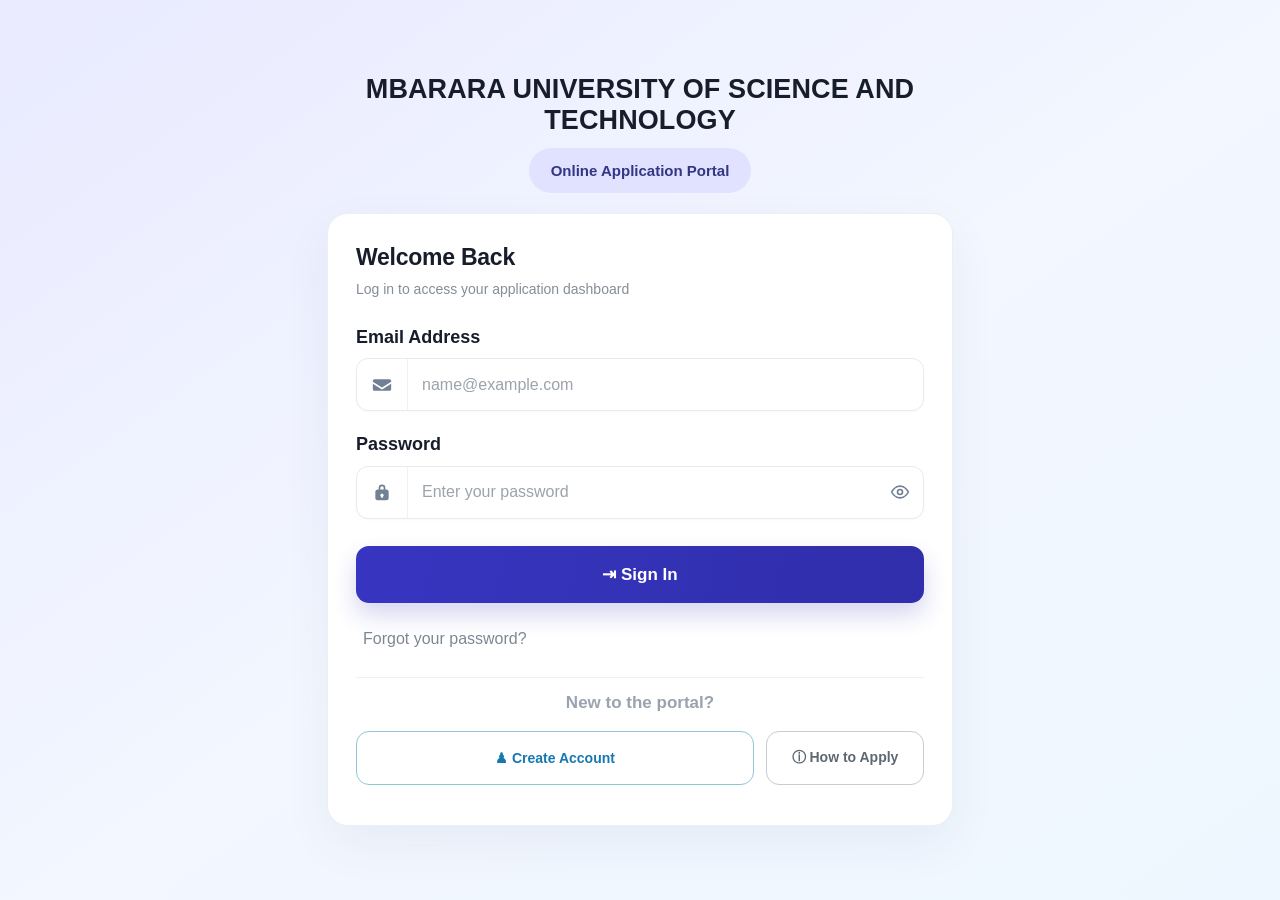
<file: index.html>
<!DOCTYPE html>
<html lang="en">
<head>
  <meta charset="UTF-8">
  <meta name="viewport" content="width=device-width, initial-scale=1.0">
  <title>MUST Online Application Portal — Design Demo</title>
  <link rel="stylesheet" href="style.css">
</head>
<body>
  <main class="portal">
    <header class="brand">
     <h1>MBARARA UNIVERSITY OF SCIENCE AND TECHNOLOGY</h1>
      <div class="portal-tag">Online Application Portal</div>
    </header>

    <section class="login-card">
      <div id="loginView">
        <h2 class="view-title">Welcome Back</h2>
        <p class="intro">Log in to access your application dashboard</p>
        <div id="loginNotice" class="notice" role="status"></div>

        <form id="loginForm">
          <div class="field">
            <label for="loginEmail">Email Address</label>
            <div class="input-shell">
              <span class="input-icon" aria-hidden="true">
                <svg viewBox="0 0 24 24" fill="currentColor"><path d="M3 5h18a2 2 0 0 1 2 2v1l-11 7L1 8V7a2 2 0 0 1 2-2zm-2 5.4 10.4 6.7a1.1 1.1 0 0 0 1.2 0L23 10.4V17a2 2 0 0 1-2 2H3a2 2 0 0 1-2-2z"/></svg>
              </span>
              <input id="loginEmail" type="email" placeholder="name@example.com" autocomplete="email" required>
            </div>
          </div>

          <div class="field">
            <label for="loginPassword">Password</label>
            <div class="input-shell">
              <span class="input-icon" aria-hidden="true">
                <svg viewBox="0 0 24 24" fill="currentColor"><path d="M17 9h-1V7a4 4 0 0 0-8 0v2H7a3 3 0 0 0-3 3v7a3 3 0 0 0 3 3h10a3 3 0 0 0 3-3v-7a3 3 0 0 0-3-3zM10 7a2 2 0 0 1 4 0v2h-4zm3 10.7V19h-2v-1.3a2 2 0 1 1 2 0z"/></svg>
              </span>
              <input id="loginPassword" type="password" placeholder="Enter your password" autocomplete="current-password" required>
              <button class="eye" type="button" data-toggle="loginPassword" aria-label="Show or hide password">
                <svg viewBox="0 0 24 24" fill="none" stroke="currentColor" stroke-width="2"><path d="M2 12s3.5-7 10-7 10 7 10 7-3.5 7-10 7S2 12 2 12z"/><circle cx="12" cy="12" r="3"/></svg>
              </button>
            </div>
          </div>

          <button class="sign-in" type="submit">⇥ Sign In</button>
        </form>

        <div class="forgot-row">
          <button class="link-button" id="forgotButton" type="button"><span class="key-icon"></span>Forgot your password?</button>
        </div>

        <div class="separator"></div>
        <div class="new-here">New to the portal?</div>
        <div class="bottom-actions">
          <button class="create-account" id="showSignup" type="button">♟ Create Account</button>
          <button class="how-apply" id="howApply" type="button">ⓘ How to Apply</button>
        </div>
      </div>

      <div id="signupView" class="hidden">
        <button class="back-button" id="backToLogin" type="button">← Back to sign in</button>
        <h2 class="view-title">Create Account</h2>
        <p class="intro">Register to begin your online application</p>
        <div id="signupNotice" class="notice" role="status"></div>

        <form id="signupForm">
          <div class="field">
            <label for="fullName">Full Name</label>
            <div class="input-shell"><span class="input-icon" aria-hidden="true">♟</span><input id="fullName" type="text" placeholder="Enter your full name" autocomplete="name" minlength="2" required></div>
          </div>
          <div class="field">
            <label for="signupEmail">Email Address</label>
            <div class="input-shell"><span class="input-icon" aria-hidden="true">✉</span><input id="signupEmail" type="email" placeholder="name@example.com" autocomplete="email" required></div>
          </div>
          <div class="field">
            <label for="signupPassword">Password</label>
            <div class="input-shell"><span class="input-icon" aria-hidden="true">🔒</span><input id="signupPassword" type="password" placeholder="At least 8 characters" minlength="8" autocomplete="new-password" required><button class="eye" type="button" data-toggle="signupPassword" aria-label="Show or hide password">◉</button></div>
          </div>
          <div class="field">
            <label for="confirmPassword">Confirm Password</label>
            <div class="input-shell"><span class="input-icon" aria-hidden="true">🔒</span><input id="confirmPassword" type="password" placeholder="Enter password again" minlength="8" autocomplete="new-password" required></div>
          </div>
          <button class="sign-in" type="submit">Create Account</button>
        </form>
        <p class="fine-print">Class project prototype. Do not use a real password.</p>
      </div>

      <div id="dashboardView" class="hidden">
        <h2 class="view-title">Welcome to your dashboard!</h2>
        <p class="intro" id="welcomeText">You have signed in.</p>
        <div class="notice success show">You are signed in to this local demonstration.</div>
        <div class="dashboard-panel"><strong>Application Status</strong><p>No application submitted yet.</p></div>
        <button class="sign-in" id="signOut" type="button">Sign Out</button>
      </div>

      <p class="fine-print"></p>
    </section>
  </main>

  <script src="script.js" defer></script>
</body>
</html>
</file>
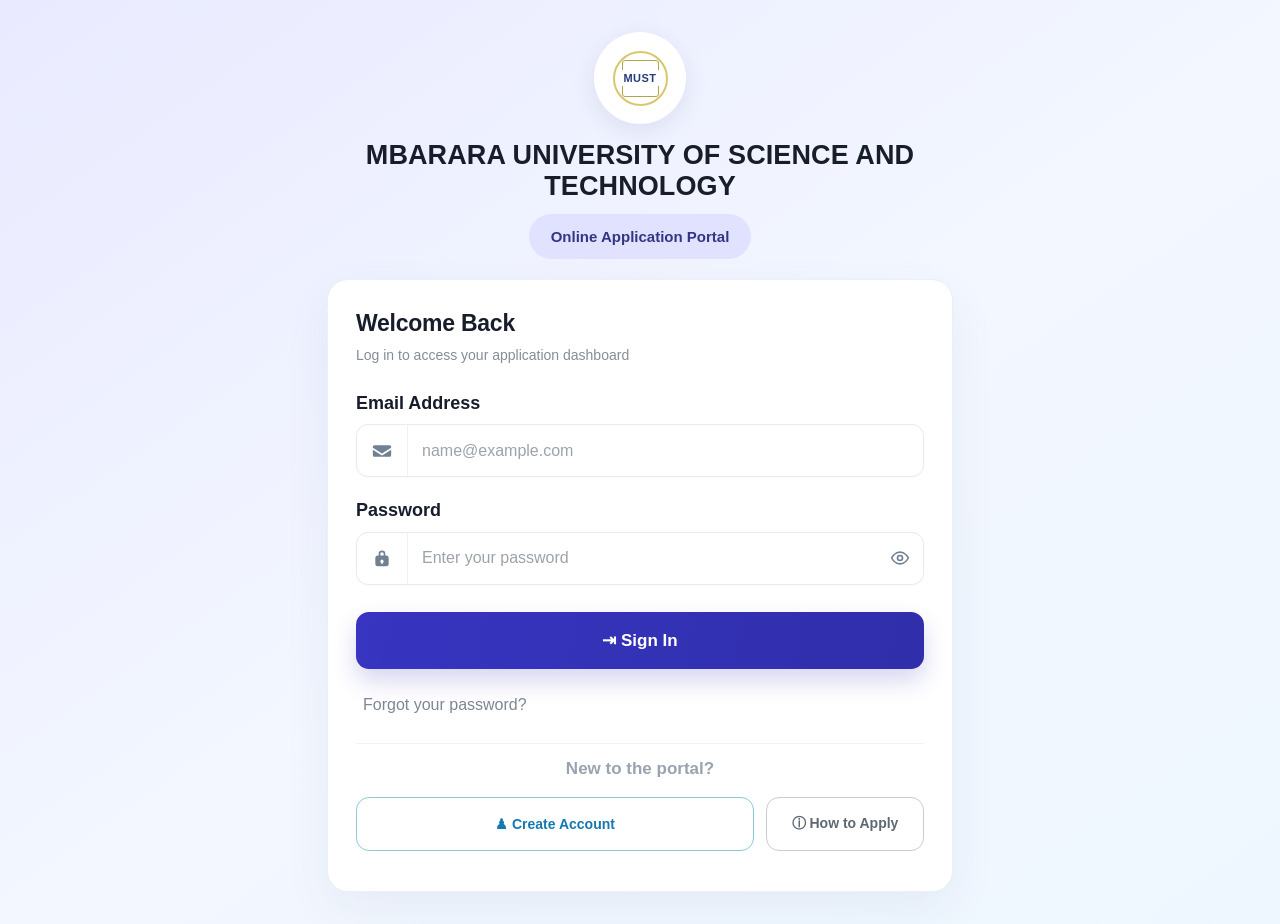
<file: login.html>
<!DOCTYPE html>
<html lang="en">
<head>
  <meta charset="UTF-8">
  <meta name="viewport" content="width=device-width, initial-scale=1.0">
  <title>MUST Online Application Portal — Design Demo</title>
  <style>
    :root {
      --purple: #3432b7;
      --purple-dark: #2f2da8;
      --ink: #171d2a;
      --muted: #87919d;
      --line: #e9ebef;
    }

    * { box-sizing: border-box; }

    html, body { min-height: 100%; }

    body {
      margin: 0;
      min-height: 100vh;
      padding: 32px 18px;
      display: flex;
      align-items: center;
      justify-content: center;
      font-family: Arial, Helvetica, sans-serif;
      color: var(--ink);
      background: linear-gradient(145deg, #e9eaff 0%, #f3f7ff 52%, #eef7ff 100%);
    }

    .portal {
      width: 100%;
      max-width: 626px;
    }

    .brand {
      text-align: center;
      margin: 0 auto 20px;
    }

    .crest {
      width: 92px;
      height: 92px;
      margin: 0 auto 16px;
      border-radius: 50%;
      background: #fff;
      box-shadow: 0 7px 25px rgba(40, 48, 105, .09);
      display: flex;
      align-items: center;
      justify-content: center;
    }

    /* A simple original crest placeholder, not the university's official logo. */
    .crest-inner {
      width: 55px;
      height: 55px;
      border: 2px solid #d8c76e;
      border-radius: 50%;
      display: grid;
      place-items: center;
      color: #263b79;
      font-size: 11px;
      font-weight: 800;
      letter-spacing: .5px;
      position: relative;
    }

    .crest-inner::before {
      content: "";
      position: absolute;
      inset: 7px;
      border: 1px solid #b5a44d;
      border-radius: 3px;
    }

    .crest-inner span {
      background: #fff;
      z-index: 1;
      padding: 2px;
    }

    .brand h1 {
      max-width: 590px;
      margin: 0 auto 11px;
      font-size: 27px;
      line-height: 1.16;
      font-weight: 800;
      letter-spacing: .1px;
    }

    .portal-tag {
      display: inline-flex;
      align-items: center;
      justify-content: center;
      min-height: 45px;
      padding: 0 22px;
      border-radius: 28px;
      background: #e0e2ff;
      color: #343583;
      font-size: 15px;
      font-weight: 700;
    }

    .login-card {
      width: 100%;
      padding: 30px 28px 22px;
      border: 1px solid rgba(235, 238, 245, .9);
      border-radius: 21px;
      background: #fff;
      box-shadow: 0 18px 50px rgba(39, 52, 90, .06);
    }

    .view-title {
      margin: 0 0 8px;
      font-size: 23px;
      font-weight: 800;
      letter-spacing: -.25px;
    }

    .intro {
      margin: 0 0 27px;
      color: #858d96;
      font-size: 14px;
      line-height: 1.5;
    }

    .field { margin-bottom: 23px; }

    .field label {
      display: block;
      margin: 0 0 10px;
      font-size: 18px;
      line-height: 1.2;
      font-weight: 700;
    }

    .input-shell {
      height: 53px;
      display: flex;
      align-items: center;
      border: 1px solid #e9eaed;
      border-radius: 12px;
      overflow: hidden;
      background: #fff;
      box-shadow: 0 1px 3px rgba(30, 40, 60, .025);
    }

    .input-shell:focus-within {
      border-color: #8c8ae0;
      box-shadow: 0 0 0 3px rgba(52, 50, 183, .08);
    }

    .input-icon {
      width: 51px;
      height: 100%;
      flex: 0 0 51px;
      display: grid;
      place-items: center;
      border-right: 1px solid #f0f1f3;
      color: #718093;
    }

    .input-icon svg, .eye svg {
      width: 20px;
      height: 20px;
      display: block;
    }

    .input-shell input {
      width: 100%;
      min-width: 0;
      height: 100%;
      padding: 0 14px;
      border: 0;
      outline: 0;
      color: #263044;
      background: transparent;
      font: inherit;
      font-size: 16px;
    }

    .input-shell input::placeholder { color: #9ca3aa; opacity: 1; }

    .eye {
      height: 100%;
      width: 47px;
      flex: 0 0 47px;
      display: grid;
      place-items: center;
      border: 0;
      background: transparent;
      color: #718093;
      cursor: pointer;
    }

    .sign-in {
      width: 100%;
      height: 57px;
      margin-top: 4px;
      border: 0;
      border-radius: 13px;
      background: linear-gradient(100deg, #3735c1, #302eaa);
      color: white;
      font-size: 17px;
      font-weight: 800;
      cursor: pointer;
      box-shadow: 0 12px 23px rgba(52, 50, 183, .20);
    }

    .sign-in:hover { filter: brightness(1.04); }

    .forgot-row { margin: 23px 0 28px; }

    .link-button {
      padding: 0;
      border: 0;
      background: transparent;
      color: #7d8793;
      font: inherit;
      font-size: 16px;
      cursor: pointer;
      text-align: left;
    }

    .link-button:hover { color: var(--purple); }

    .key-icon { color: #748294; font-size: 20px; margin-right: 7px; }

    .separator {
      height: 1px;
      background: #f0f1f4;
      margin: 0 0 15px;
    }

    .new-here {
      text-align: center;
      margin: 0 0 18px;
      color: #9aa3af;
      font-size: 17px;
      font-weight: 700;
    }

    .bottom-actions {
      display: flex;
      gap: 12px;
    }

    .create-account, .how-apply {
      min-height: 54px;
      border-radius: 13px;
      background: #fff;
      font-size: 14px;
      font-weight: 700;
      cursor: pointer;
    }

    .create-account {
      flex: 1;
      border: 1px solid #8ec8d6;
      color: #1678b0;
    }

    .how-apply {
      flex: 0 0 158px;
      border: 1px solid #c8cbd0;
      color: #5e6873;
    }

    .create-account:hover, .how-apply:hover { background: #f9fbff; }

    .back-button {
      margin: 0 0 20px;
      padding: 0;
      border: 0;
      background: transparent;
      color: var(--purple);
      font-size: 14px;
      font-weight: 700;
      cursor: pointer;
    }

    .notice {
      display: none;
      margin: 0 0 18px;
      padding: 12px 14px;
      border-radius: 10px;
      font-size: 13px;
      line-height: 1.5;
    }

    .notice.show { display: block; }
    .notice.error { color: #9b2632; background: #fff0f1; }
    .notice.success { color: #176c42; background: #eaf9f0; }

    .hidden { display: none !important; }

    .dashboard-panel {
      border: 1px solid var(--line);
      border-radius: 12px;
      padding: 17px;
      margin: 20px 0;
    }

    .dashboard-panel p { color: var(--muted); font-size: 14px; margin-bottom: 0; }

    .fine-print {
      margin: 18px 0 0;
      text-align: center;
      color: #9ca5b1;
      font-size: 11px;
      line-height: 1.5;
    }

    @media (max-width: 520px) {
      body { padding: 24px 13px; }
      .crest { width: 76px; height: 76px; }
      .brand h1 { font-size: 22px; }
      .portal-tag { min-height: 40px; font-size: 13px; }
      .login-card { padding: 25px 19px 20px; border-radius: 18px; }
      .view-title { font-size: 22px; }
      .field label { font-size: 16px; }
      .input-shell input { font-size: 14px; }
      .bottom-actions { flex-direction: column; }
      .how-apply { flex: auto; width: 100%; }
    }
  </style>
</head>
<body>
  <main class="portal">
    <header class="brand">
      <div class="crest" aria-label="Decorative university crest placeholder">
        <div class="crest-inner"><span>MUST</span></div>
      </div>
      <h1>MBARARA UNIVERSITY OF SCIENCE AND TECHNOLOGY</h1>
      <div class="portal-tag">Online Application Portal</div>
    </header>

    <section class="login-card">
      <div id="loginView">
        <h2 class="view-title">Welcome Back</h2>
        <p class="intro">Log in to access your application dashboard</p>
        <div id="loginNotice" class="notice" role="status"></div>

        <form id="loginForm">
          <div class="field">
            <label for="loginEmail">Email Address</label>
            <div class="input-shell">
              <span class="input-icon" aria-hidden="true">
                <svg viewBox="0 0 24 24" fill="currentColor"><path d="M3 5h18a2 2 0 0 1 2 2v1l-11 7L1 8V7a2 2 0 0 1 2-2zm-2 5.4 10.4 6.7a1.1 1.1 0 0 0 1.2 0L23 10.4V17a2 2 0 0 1-2 2H3a2 2 0 0 1-2-2z"/></svg>
              </span>
              <input id="loginEmail" type="email" placeholder="name@example.com" autocomplete="email" required>
            </div>
          </div>

          <div class="field">
            <label for="loginPassword">Password</label>
            <div class="input-shell">
              <span class="input-icon" aria-hidden="true">
                <svg viewBox="0 0 24 24" fill="currentColor"><path d="M17 9h-1V7a4 4 0 0 0-8 0v2H7a3 3 0 0 0-3 3v7a3 3 0 0 0 3 3h10a3 3 0 0 0 3-3v-7a3 3 0 0 0-3-3zM10 7a2 2 0 0 1 4 0v2h-4zm3 10.7V19h-2v-1.3a2 2 0 1 1 2 0z"/></svg>
              </span>
              <input id="loginPassword" type="password" placeholder="Enter your password" autocomplete="current-password" required>
              <button class="eye" type="button" data-toggle="loginPassword" aria-label="Show or hide password">
                <svg viewBox="0 0 24 24" fill="none" stroke="currentColor" stroke-width="2"><path d="M2 12s3.5-7 10-7 10 7 10 7-3.5 7-10 7S2 12 2 12z"/><circle cx="12" cy="12" r="3"/></svg>
              </button>
            </div>
          </div>

          <button class="sign-in" type="submit">⇥ Sign In</button>
        </form>

        <div class="forgot-row">
          <button class="link-button" id="forgotButton" type="button"><span class="key-icon"></span>Forgot your password?</button>
        </div>

        <div class="separator"></div>
        <div class="new-here">New to the portal?</div>
        <div class="bottom-actions">
          <button class="create-account" id="showSignup" type="button">♟ Create Account</button>
          <button class="how-apply" id="howApply" type="button">ⓘ How to Apply</button>
        </div>
      </div>

      <div id="signupView" class="hidden">
        <button class="back-button" id="backToLogin" type="button">← Back to sign in</button>
        <h2 class="view-title">Create Account</h2>
        <p class="intro">Register to begin your online application</p>
        <div id="signupNotice" class="notice" role="status"></div>

        <form id="signupForm">
          <div class="field">
            <label for="fullName">Full Name</label>
            <div class="input-shell"><span class="input-icon" aria-hidden="true">♟</span><input id="fullName" type="text" placeholder="Enter your full name" autocomplete="name" minlength="2" required></div>
          </div>
          <div class="field">
            <label for="signupEmail">Email Address</label>
            <div class="input-shell"><span class="input-icon" aria-hidden="true">✉</span><input id="signupEmail" type="email" placeholder="name@example.com" autocomplete="email" required></div>
          </div>
          <div class="field">
            <label for="signupPassword">Password</label>
            <div class="input-shell"><span class="input-icon" aria-hidden="true">🔒</span><input id="signupPassword" type="password" placeholder="At least 8 characters" minlength="8" autocomplete="new-password" required><button class="eye" type="button" data-toggle="signupPassword" aria-label="Show or hide password">◉</button></div>
          </div>
          <div class="field">
            <label for="confirmPassword">Confirm Password</label>
            <div class="input-shell"><span class="input-icon" aria-hidden="true">🔒</span><input id="confirmPassword" type="password" placeholder="Enter password again" minlength="8" autocomplete="new-password" required></div>
          </div>
          <button class="sign-in" type="submit">Create Account</button>
        </form>
        <p class="fine-print">Class project prototype. Do not use a real password.</p>
      </div>

      <div id="dashboardView" class="hidden">
        <h2 class="view-title">Welcome to your dashboard!</h2>
        <p class="intro" id="welcomeText">You have signed in.</p>
        <div class="notice success show">You are signed in to this local demonstration.</div>
        <div class="dashboard-panel"><strong>Application Status</strong><p>No application submitted yet.</p></div>
        <button class="sign-in" id="signOut" type="button">Sign Out</button>
      </div>

      <p class="fine-print"></p>
    </section>
  </main>

  <script>
    const $ = id => document.getElementById(id);
    const views = [$("loginView"), $("signupView"), $("dashboardView")];

    function showView(view) {
      views.forEach(item => item.classList.add("hidden"));
      view.classList.remove("hidden");
      clearNotices();
    }

    function clearNotices() {
      ["loginNotice", "signupNotice"].forEach(id => {
        $(id).className = "notice";
        $(id).textContent = "";
      });
    }

    function notify(id, text, type = "error") {
      $(id).textContent = text;
      $(id).className = "notice show " + type;
    }

    function readUsers() {
      try {
        return JSON.parse(localStorage.getItem("mustPortalDemoUsers") || "{}");
      } catch {
        return {};
      }
    }

    document.querySelectorAll("[data-toggle]").forEach(button => {
      button.addEventListener("click", () => {
        const input = $(button.dataset.toggle);
        input.type = input.type === "password" ? "text" : "password";
      });
    });

    $("showSignup").addEventListener("click", () => showView($("signupView")));
    $("backToLogin").addEventListener("click", () => showView($("loginView")));

    $("signupForm").addEventListener("submit", event => {
      event.preventDefault();
      const name = $("fullName").value.trim();
      const email = $("signupEmail").value.trim().toLowerCase();
      const password = $("signupPassword").value;
      const confirmation = $("confirmPassword").value;

      if (password !== confirmation) {
        notify("signupNotice", "The passwords do not match. Please try again.");
        return;
      }

      const users = readUsers();
      if (users[email]) {
        notify("signupNotice", "An account with this email already exists.");
        return;
      }

      // Demonstration only: production accounts must use a secure server and password hashing.
      users[email] = { name, password };

      try {
        localStorage.setItem("mustPortalDemoUsers", JSON.stringify(users));
      } catch {
        notify("signupNotice", "Browser storage is unavailable. Please try another browser.");
        return;
      }

      $("signupForm").reset();
      showView($("loginView"));
      $("loginEmail").value = email;
      notify("loginNotice", "Demo account created! You can now sign in.", "success");
    });

    $("loginForm").addEventListener("submit", event => {
      event.preventDefault();
      const email = $("loginEmail").value.trim().toLowerCase();
      const password = $("loginPassword").value;
      const users = readUsers();

      if (!users[email] || users[email].password !== password) {
        notify("loginNotice", "Account not found or password incorrect. Create an account first or check your details.");
        return;
      }

      $("welcomeText").textContent = "Welcome, " + users[email].name + ". This is your student application dashboard.";
      showView($("dashboardView"));
    });

    $("signOut").addEventListener("click", () => {
      $("loginPassword").value = "";
      showView($("loginView"));
    });

    $("forgotButton").addEventListener("click", () => {
      notify("loginNotice", "Password recovery is a design demonstration. A real portal needs a secure password-reset process.", "success");
    });

    $("howApply").addEventListener("click", () => {
      notify("loginNotice", "Create an account, sign in, complete the application form, and submit the required documents. This prototype does not submit real applications.", "success");
    });
  </script>
</body>
</html>
</file>
<file: style.css>
:root {
      --purple: #3432b7;
      --purple-dark: #2f2da8;
      --ink: #171d2a;
      --muted: #87919d;
      --line: #e9ebef;
    }

    * { box-sizing: border-box; }

    html, body { min-height: 100%; }

    body {
      margin: 0;
      min-height: 100vh;
      padding: 32px 18px;
      display: flex;
      align-items: center;
      justify-content: center;
      font-family: Arial, Helvetica, sans-serif;
      color: var(--ink);
      background: linear-gradient(145deg, #e9eaff 0%, #f3f7ff 52%, #eef7ff 100%);
    }

    .portal {
      width: 100%;
      max-width: 626px;
    }

    .brand {
      text-align: center;
      margin: 0 auto 20px;
    }
    .brand h1 {
      max-width: 590px;
      margin: 0 auto 11px;
      font-size: 27px;
      line-height: 1.16;
      font-weight: 800;
      letter-spacing: .1px;
    }

    .portal-tag {
      display: inline-flex;
      align-items: center;
      justify-content: center;
      min-height: 45px;
      padding: 0 22px;
      border-radius: 28px;
      background: #e0e2ff;
      color: #343583;
      font-size: 15px;
      font-weight: 700;
    }

    .login-card {
      width: 100%;
      padding: 30px 28px 22px;
      border: 1px solid rgba(235, 238, 245, .9);
      border-radius: 21px;
      background: #fff;
      box-shadow: 0 18px 50px rgba(39, 52, 90, .06);
    }

    .view-title {
      margin: 0 0 8px;
      font-size: 23px;
      font-weight: 800;
      letter-spacing: -.25px;
    }

    .intro {
      margin: 0 0 27px;
      color: #858d96;
      font-size: 14px;
      line-height: 1.5;
    }

    .field { margin-bottom: 23px; }

    .field label {
      display: block;
      margin: 0 0 10px;
      font-size: 18px;
      line-height: 1.2;
      font-weight: 700;
    }

    .input-shell {
      height: 53px;
      display: flex;
      align-items: center;
      border: 1px solid #e9eaed;
      border-radius: 12px;
      overflow: hidden;
      background: #fff;
      box-shadow: 0 1px 3px rgba(30, 40, 60, .025);
    }

    .input-shell:focus-within {
      border-color: #8c8ae0;
      box-shadow: 0 0 0 3px rgba(52, 50, 183, .08);
    }

    .input-icon {
      width: 51px;
      height: 100%;
      flex: 0 0 51px;
      display: grid;
      place-items: center;
      border-right: 1px solid #f0f1f3;
      color: #718093;
    }

    .input-icon svg, .eye svg {
      width: 20px;
      height: 20px;
      display: block;
    }

    .input-shell input {
      width: 100%;
      min-width: 0;
      height: 100%;
      padding: 0 14px;
      border: 0;
      outline: 0;
      color: #263044;
      background: transparent;
      font: inherit;
      font-size: 16px;
    }

    .input-shell input::placeholder { color: #9ca3aa; opacity: 1; }

    .eye {
      height: 100%;
      width: 47px;
      flex: 0 0 47px;
      display: grid;
      place-items: center;
      border: 0;
      background: transparent;
      color: #718093;
      cursor: pointer;
    }

    .sign-in {
      width: 100%;
      height: 57px;
      margin-top: 4px;
      border: 0;
      border-radius: 13px;
      background: linear-gradient(100deg, #3735c1, #302eaa);
      color: white;
      font-size: 17px;
      font-weight: 800;
      cursor: pointer;
      box-shadow: 0 12px 23px rgba(52, 50, 183, .20);
    }

    .sign-in:hover { filter: brightness(1.04); }

    .forgot-row { margin: 23px 0 28px; }

    .link-button {
      padding: 0;
      border: 0;
      background: transparent;
      color: #7d8793;
      font: inherit;
      font-size: 16px;
      cursor: pointer;
      text-align: left;
    }

    .link-button:hover { color: var(--purple); }

    .key-icon { color: #748294; font-size: 20px; margin-right: 7px; }

    .separator {
      height: 1px;
      background: #f0f1f4;
      margin: 0 0 15px;
    }

    .new-here {
      text-align: center;
      margin: 0 0 18px;
      color: #9aa3af;
      font-size: 17px;
      font-weight: 700;
    }

    .bottom-actions {
      display: flex;
      gap: 12px;
    }

    .create-account, .how-apply {
      min-height: 54px;
      border-radius: 13px;
      background: #fff;
      font-size: 14px;
      font-weight: 700;
      cursor: pointer;
    }

    .create-account {
      flex: 1;
      border: 1px solid #8ec8d6;
      color: #1678b0;
    }

    .how-apply {
      flex: 0 0 158px;
      border: 1px solid #c8cbd0;
      color: #5e6873;
    }

    .create-account:hover, .how-apply:hover { background: #f9fbff; }

    .back-button {
      margin: 0 0 20px;
      padding: 0;
      border: 0;
      background: transparent;
      color: var(--purple);
      font-size: 14px;
      font-weight: 700;
      cursor: pointer;
    }

    .notice {
      display: none;
      margin: 0 0 18px;
      padding: 12px 14px;
      border-radius: 10px;
      font-size: 13px;
      line-height: 1.5;
    }

    .notice.show { display: block; }
    .notice.error { color: #9b2632; background: #fff0f1; }
    .notice.success { color: #176c42; background: #eaf9f0; }

    .hidden { display: none !important; }

    .dashboard-panel {
      border: 1px solid var(--line);
      border-radius: 12px;
      padding: 17px;
      margin: 20px 0;
    }

    .dashboard-panel p { color: var(--muted); font-size: 14px; margin-bottom: 0; }

    .fine-print {
      margin: 18px 0 0;
      text-align: center;
      color: #9ca5b1;
      font-size: 11px;
      line-height: 1.5;
    }

    @media (max-width: 520px) {
      body { padding: 24px 13px; }
     .brand h1 { font-size: 22px; }
      .portal-tag { min-height: 40px; font-size: 13px; }
      .login-card { padding: 25px 19px 20px; border-radius: 18px; }
      .view-title { font-size: 22px; }
      .field label { font-size: 16px; }
      .input-shell input { font-size: 14px; }
      .bottom-actions { flex-direction: column; }
      .how-apply { flex: auto; width: 100%; }
    }
</file>
